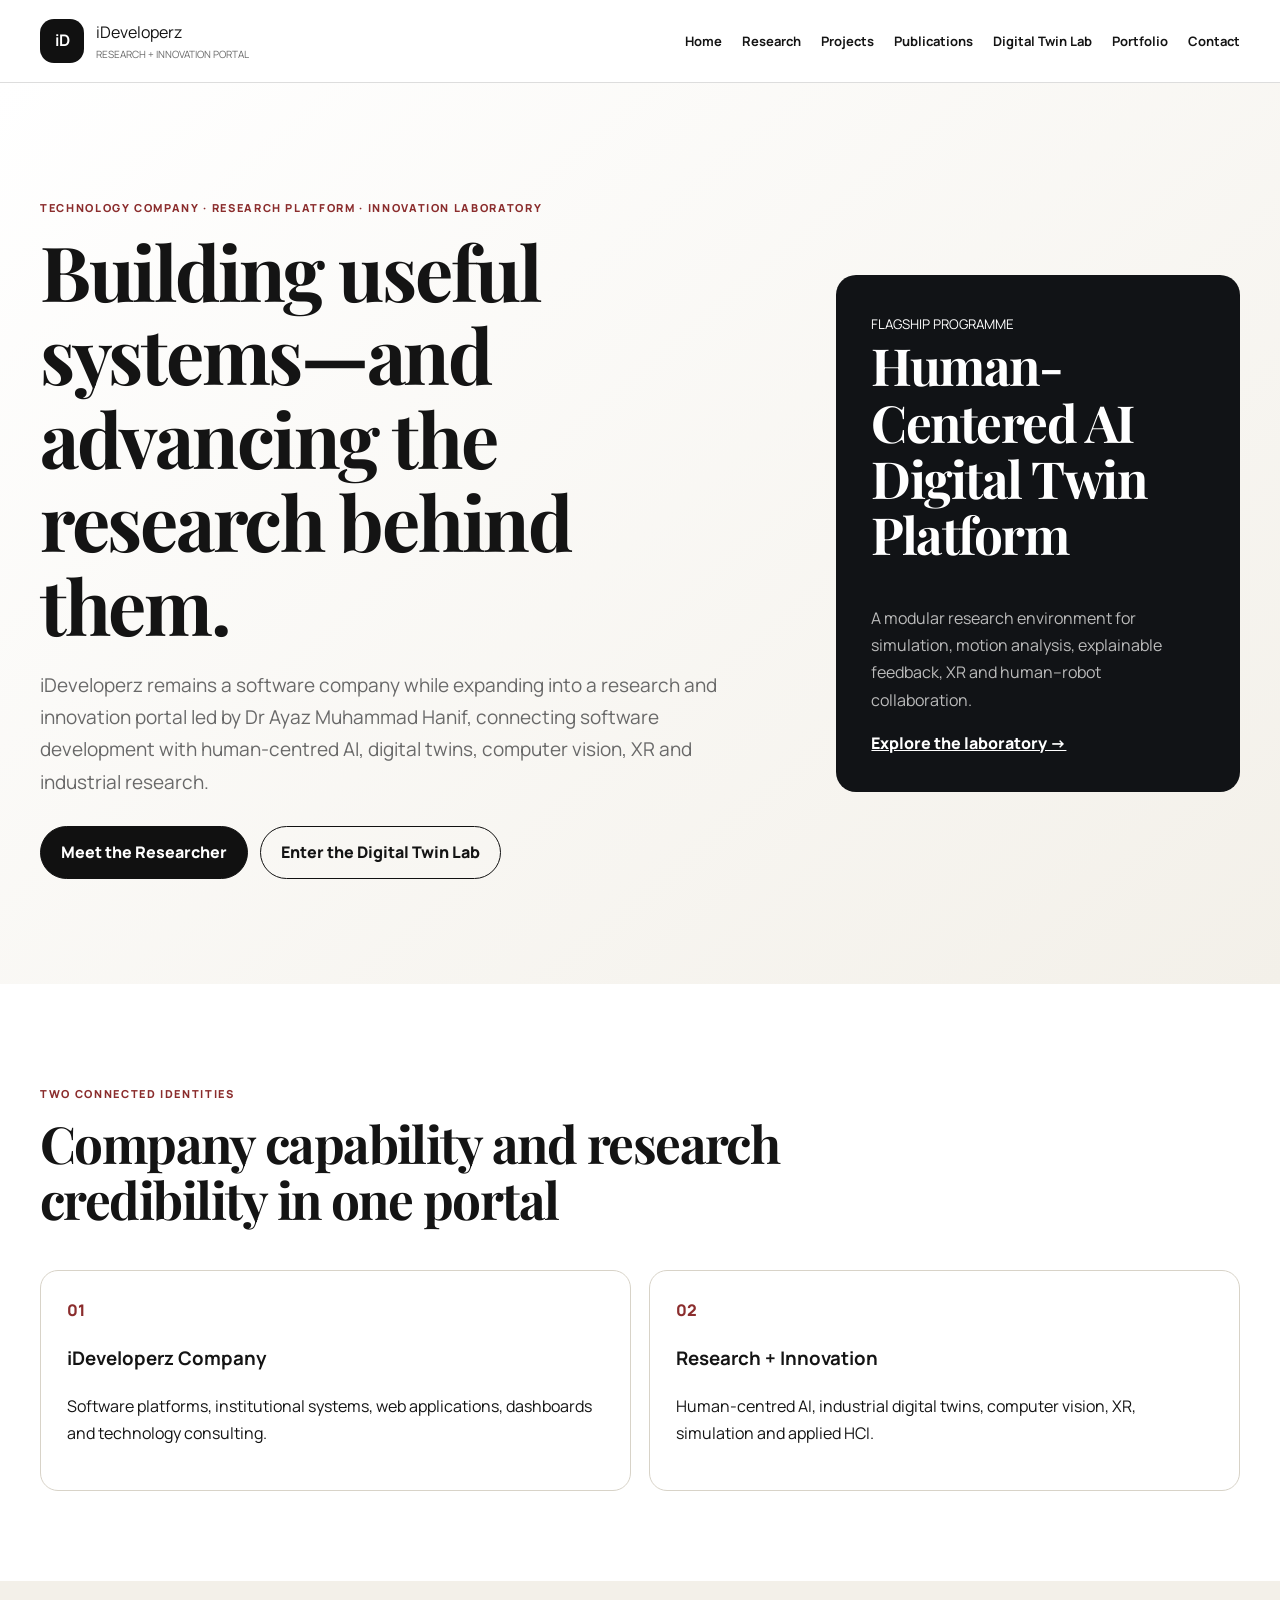
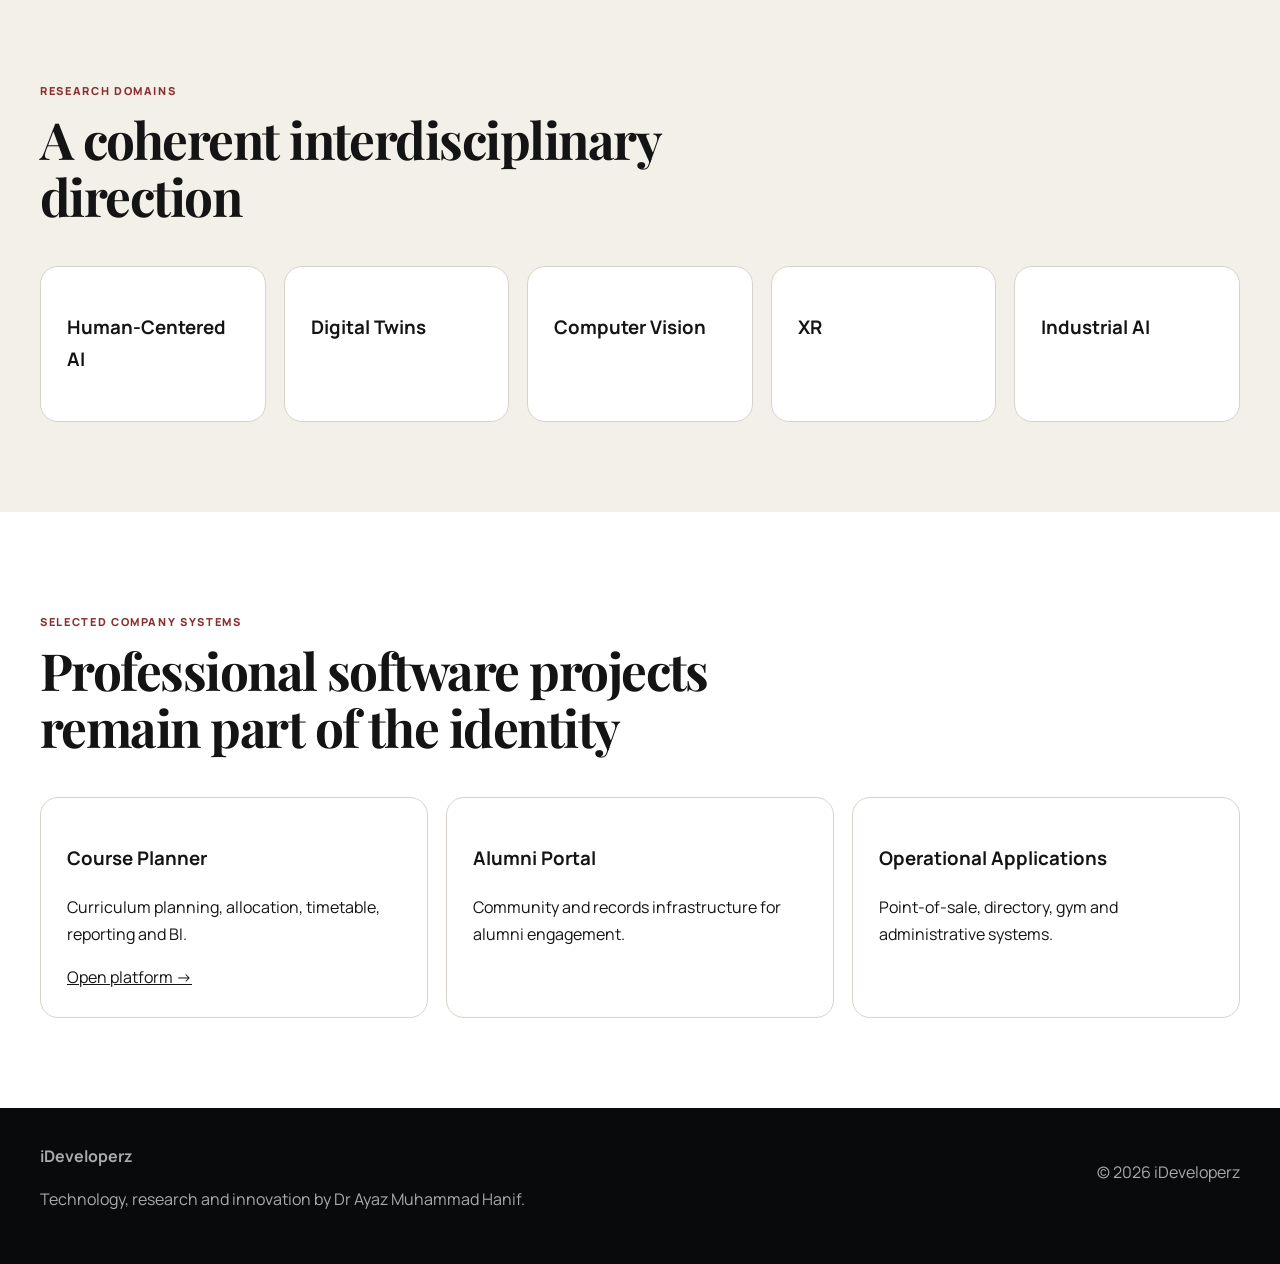
<file: index.html>
<!doctype html><html lang="en"><head><meta charset="utf-8"><meta name="viewport" content="width=device-width,initial-scale=1"><meta name="description" content="iDeveloperz connects software systems with human-centred AI, digital twins, computer vision, XR and industrial research."><link rel="canonical" href="https://www.ideveloperz.com/"><meta property="og:title" content="iDeveloperz | Research + Innovation Portal"><meta property="og:description" content="Software, research and innovation led by Dr Ayaz Muhammad Hanif."><meta property="og:type" content="website"><meta property="og:url" content="https://www.ideveloperz.com/"><title>iDeveloperz | Research + Innovation Portal</title><link rel="preconnect" href="https://fonts.googleapis.com"><link rel="preconnect" href="https://fonts.gstatic.com" crossorigin><link href="https://fonts.googleapis.com/css2?family=Manrope:wght@400;600;700;800&family=Playfair+Display:wght@600;700&display=swap" rel="stylesheet"><link rel="stylesheet" href="assets/css/style.css"></head><body>
<header><div class="wrap nav"><a class="brand" href="index.html"><b>iD</b><span>iDeveloperz<small>Research + Innovation Portal</small></span></a><button id="menu">Menu</button><nav>
<a href="index.html">Home</a><a href="research.html">Research</a><a href="projects.html">Projects</a><a href="publications.html">Publications</a><a href="digital-twin-lab.html">Digital Twin Lab</a><a href="portfolio.html">Portfolio</a><a href="contact.html">Contact</a>
</nav></div></header>
<main>
<section class="hero"><div class="wrap grid2"><div><p class="eyebrow">Technology Company · Research Platform · Innovation Laboratory</p><h1>Building useful systems—and advancing the research behind them.</h1><p class="lead">iDeveloperz remains a software company while expanding into a research and innovation portal led by Dr Ayaz Muhammad Hanif, connecting software development with human-centred AI, digital twins, computer vision, XR and industrial research.</p><div class="actions"><a class="btn dark" href="research.html">Meet the Researcher</a><a class="btn" href="digital-twin-lab.html">Enter the Digital Twin Lab</a></div></div><aside class="darkcard"><small>FLAGSHIP PROGRAMME</small><h2>Human-Centered AI Digital Twin Platform</h2><p>A modular research environment for simulation, motion analysis, explainable feedback, XR and human–robot collaboration.</p><a href="digital-twin-lab.html">Explore the laboratory →</a></aside></div></section>
<section><div class="wrap"><div class="heading"><p class="eyebrow">Two connected identities</p><h2>Company capability and research credibility in one portal</h2></div><div class="cards two"><article><span>01</span><h3>iDeveloperz Company</h3><p>Software platforms, institutional systems, web applications, dashboards and technology consulting.</p></article><article><span>02</span><h3>Research + Innovation</h3><p>Human-centred AI, industrial digital twins, computer vision, XR, simulation and applied HCI.</p></article></div></div></section>
<section class="alt"><div class="wrap"><div class="heading"><p class="eyebrow">Research domains</p><h2>A coherent interdisciplinary direction</h2></div><div class="cards five"><article><h3>Human-Centered AI</h3></article><article><h3>Digital Twins</h3></article><article><h3>Computer Vision</h3></article><article><h3>XR</h3></article><article><h3>Industrial AI</h3></article></div></div></section>
<section><div class="wrap"><div class="heading"><p class="eyebrow">Selected company systems</p><h2>Professional software projects remain part of the identity</h2></div><div class="cards three"><article><h3>Course Planner</h3><p>Curriculum planning, allocation, timetable, reporting and BI.</p><a href="https://ideveloperz.com/course-planner/">Open platform →</a></article><article><h3>Alumni Portal</h3><p>Community and records infrastructure for alumni engagement.</p></article><article><h3>Operational Applications</h3><p>Point-of-sale, directory, gym and administrative systems.</p></article></div></div></section>
</main>
<footer><div class="wrap foot"><div><b>iDeveloperz</b><p>Technology, research and innovation by Dr Ayaz Muhammad Hanif.</p></div><p>© <span id="year"></span> iDeveloperz</p></div></footer><script src="assets/js/script.js"></script>
<script type="application/ld+json">{"@context":"https://schema.org","@type":"Organization","name":"iDeveloperz","url":"https://www.ideveloperz.com/","founder":{"@type":"Person","name":"Dr Ayaz Muhammad Hanif"},"sameAs":["https://github.com/Dr-AMH","https://scholar.google.com/citations?user=HZ_1qcAAAAJ"]}</script></body></html>
</file>
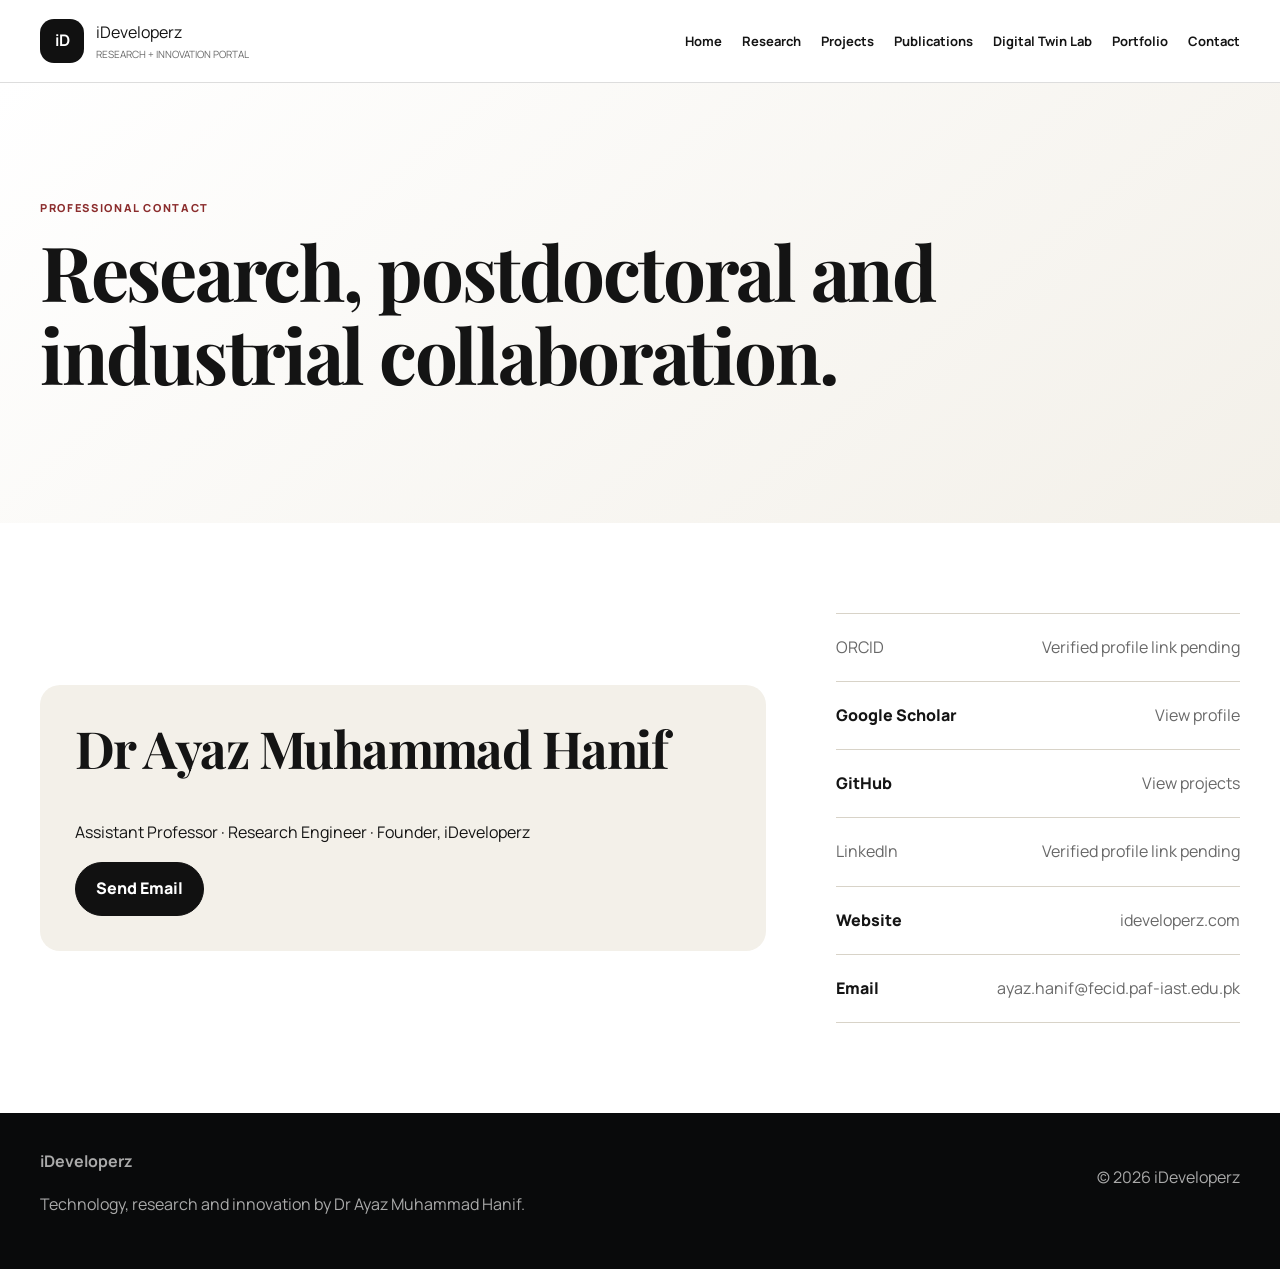
<file: contact.html>
<!doctype html><html lang="en"><head><meta charset="utf-8"><meta name="viewport" content="width=device-width,initial-scale=1"><meta name="description" content="Contact Dr Ayaz Muhammad Hanif for research, postdoctoral and industrial collaboration."><link rel="canonical" href="https://www.ideveloperz.com/contact.html"><meta property="og:title" content="Contact | iDeveloperz"><meta property="og:description" content="Research, postdoctoral and industrial collaboration."><meta property="og:type" content="website"><meta property="og:url" content="https://www.ideveloperz.com/contact.html"><title>Contact | iDeveloperz</title><link rel="preconnect" href="https://fonts.googleapis.com"><link rel="preconnect" href="https://fonts.gstatic.com" crossorigin><link href="https://fonts.googleapis.com/css2?family=Manrope:wght@400;600;700;800&family=Playfair+Display:wght@600;700&display=swap" rel="stylesheet"><link rel="stylesheet" href="assets/css/style.css"></head><body>
<header><div class="wrap nav"><a class="brand" href="index.html"><b>iD</b><span>iDeveloperz<small>Research + Innovation Portal</small></span></a><button id="menu">Menu</button><nav>
<a href="index.html">Home</a><a href="research.html">Research</a><a href="projects.html">Projects</a><a href="publications.html">Publications</a><a href="digital-twin-lab.html">Digital Twin Lab</a><a href="portfolio.html">Portfolio</a><a href="contact.html">Contact</a>
</nav></div></header>
<main>
<section class="pagehero"><div class="wrap"><p class="eyebrow">Professional contact</p><h1>Research, postdoctoral and industrial collaboration.</h1></div></section>
<section><div class="wrap split"><div class="contactbox"><h2>Dr Ayaz Muhammad Hanif</h2><p>Assistant Professor · Research Engineer · Founder, iDeveloperz</p><a class="btn dark" href="mailto:ayaz.hanif@fecid.paf-iast.edu.pk">Send Email</a></div><div class="links"><span class="link-placeholder">ORCID <span>Verified profile link pending</span></span><a href="https://scholar.google.com/citations?user=HZ_1qcAAAAJ">Google Scholar <span>View profile</span></a><a href="https://github.com/Dr-AMH">GitHub <span>View projects</span></a><span class="link-placeholder">LinkedIn <span>Verified profile link pending</span></span><a href="https://ideveloperz.com/">Website <span>ideveloperz.com</span></a><a href="mailto:ayaz.hanif@fecid.paf-iast.edu.pk">Email <span>ayaz.hanif@fecid.paf-iast.edu.pk</span></a></div></div></section>
</main>
<footer><div class="wrap foot"><div><b>iDeveloperz</b><p>Technology, research and innovation by Dr Ayaz Muhammad Hanif.</p></div><p>© <span id="year"></span> iDeveloperz</p></div></footer><script src="assets/js/script.js"></script>
</body></html>
</file>
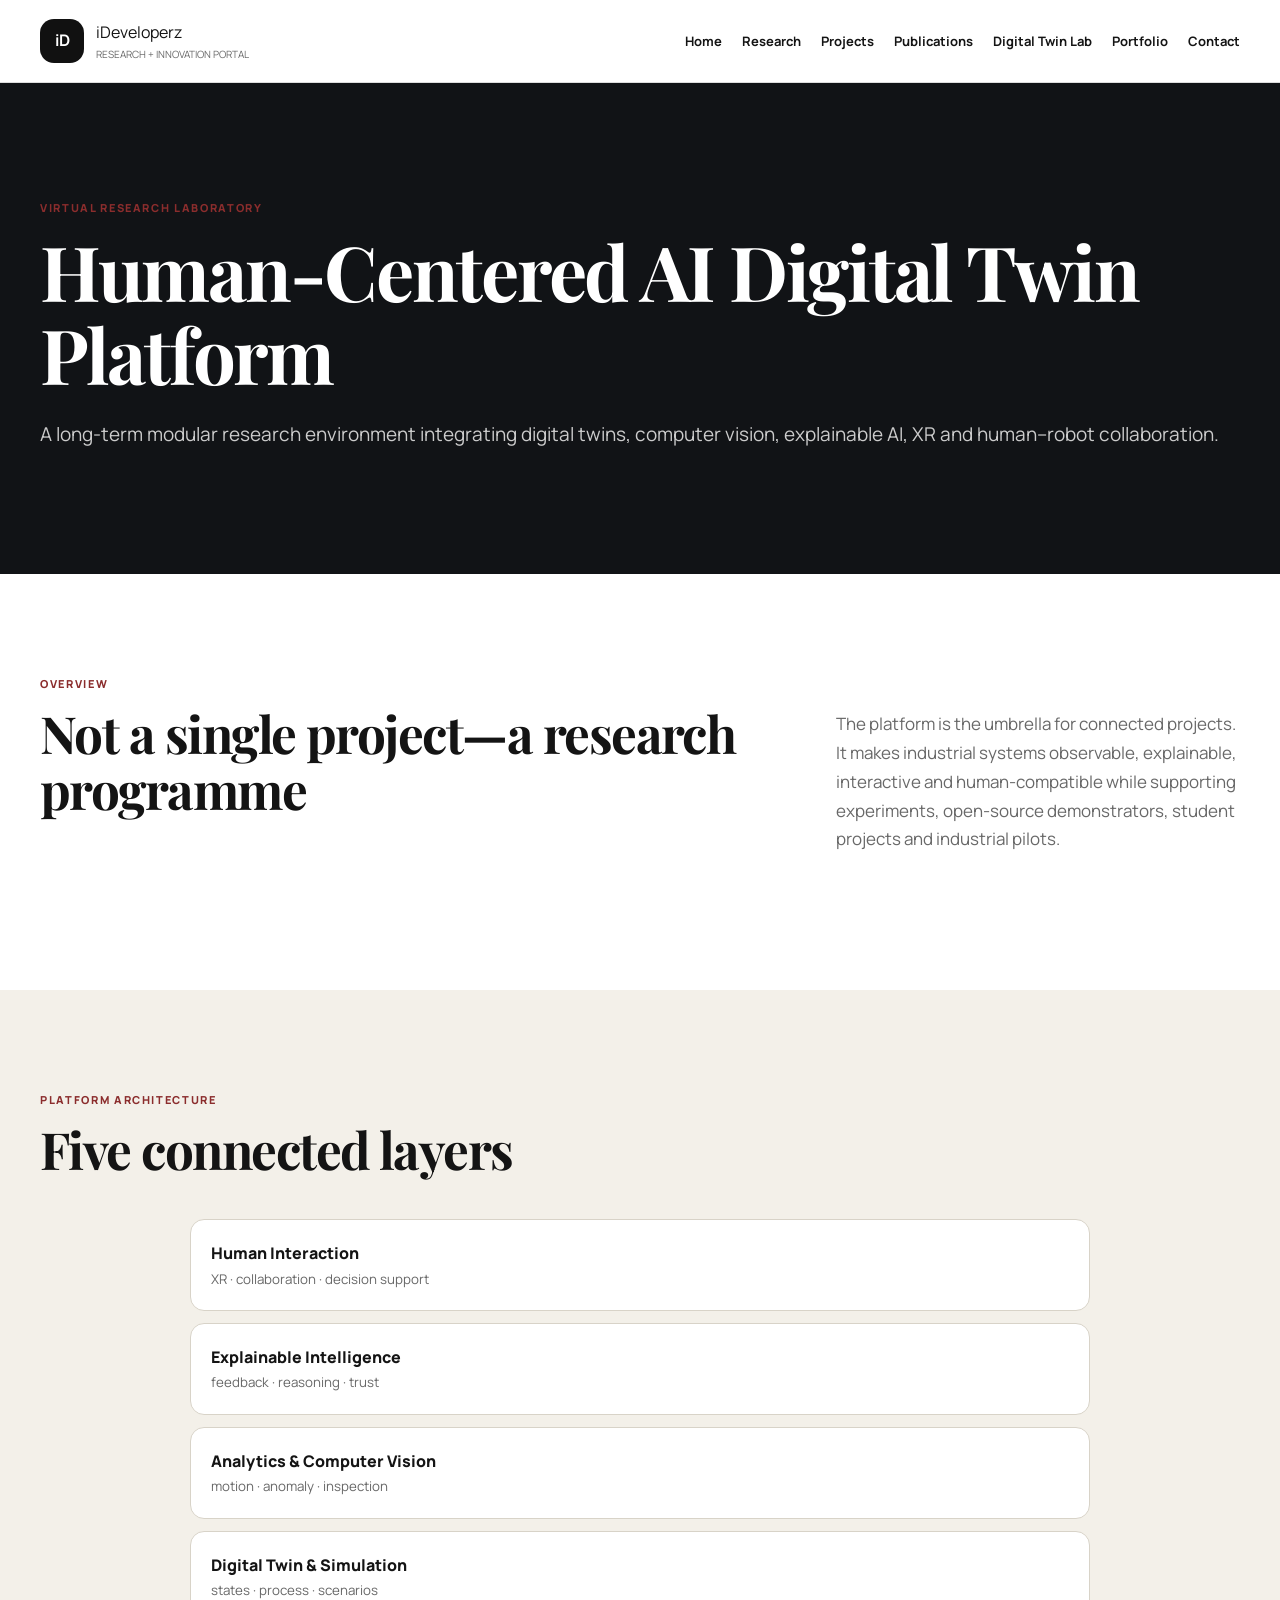
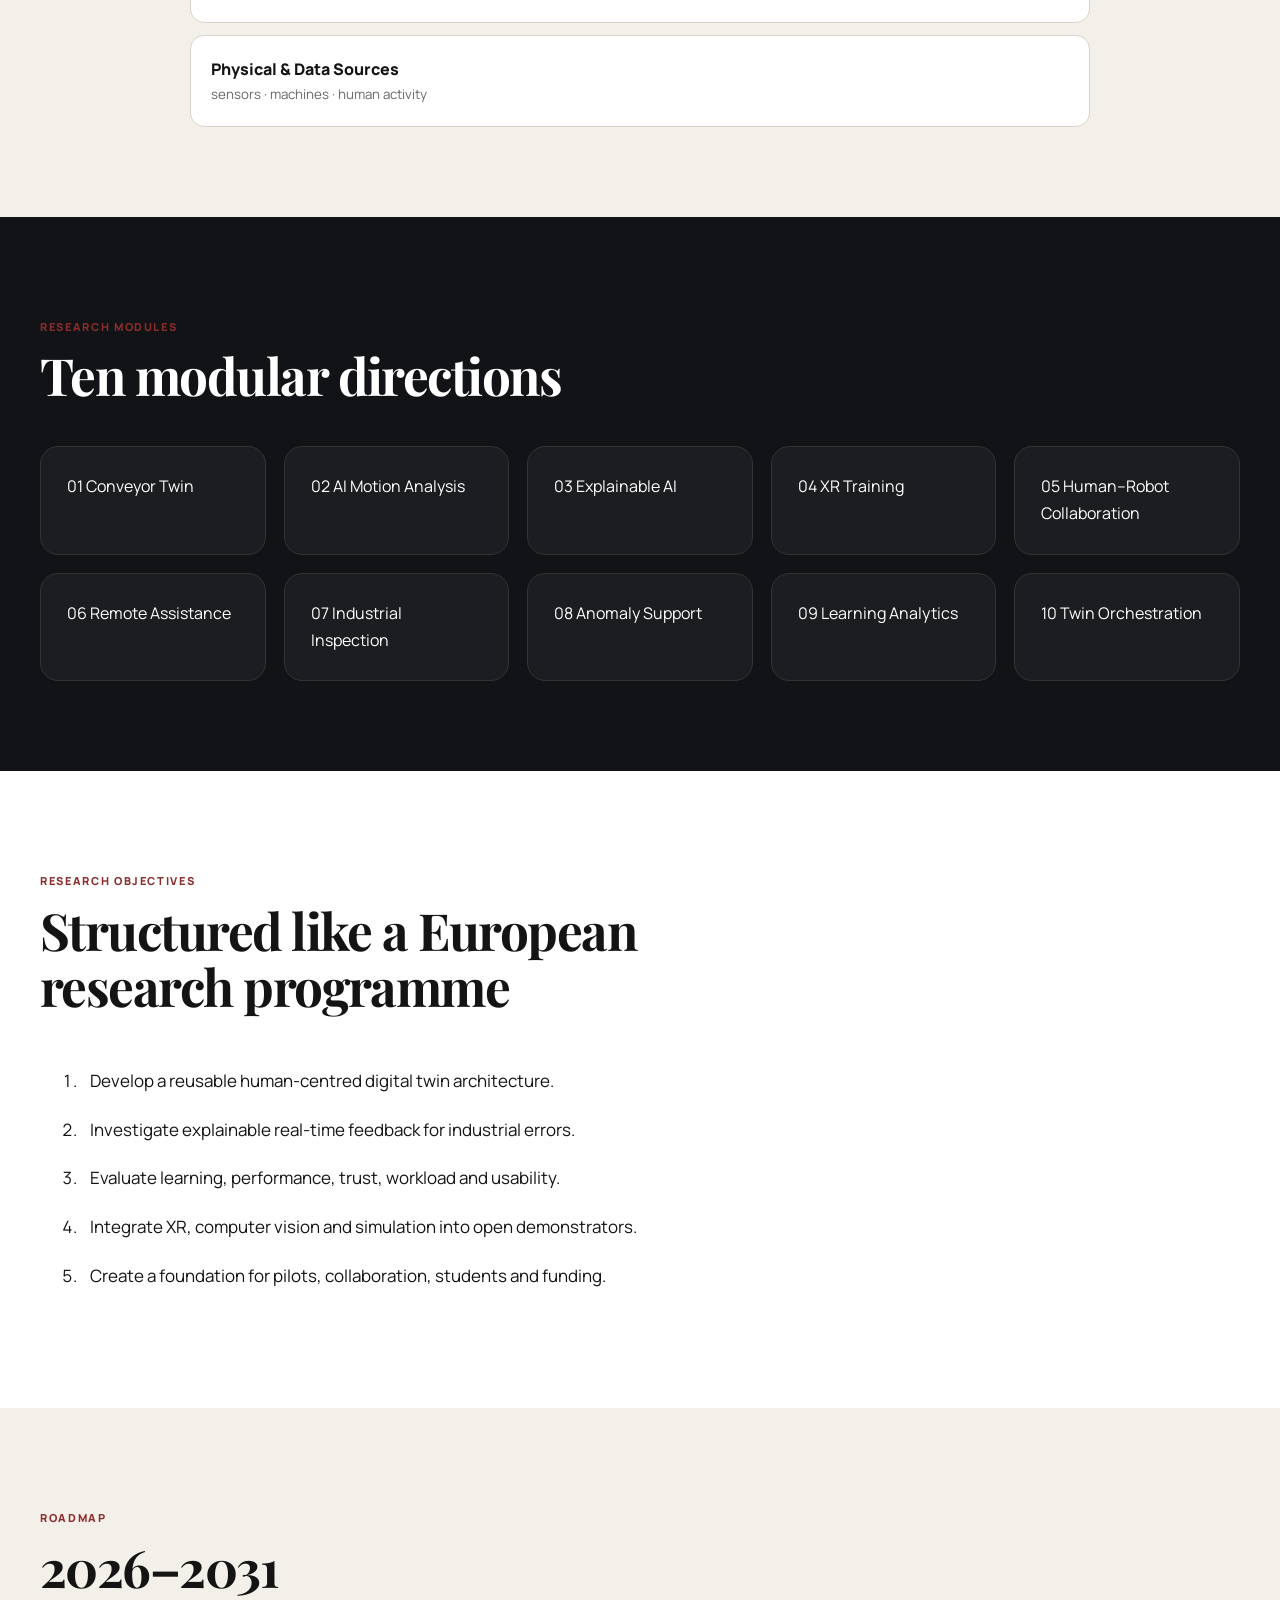
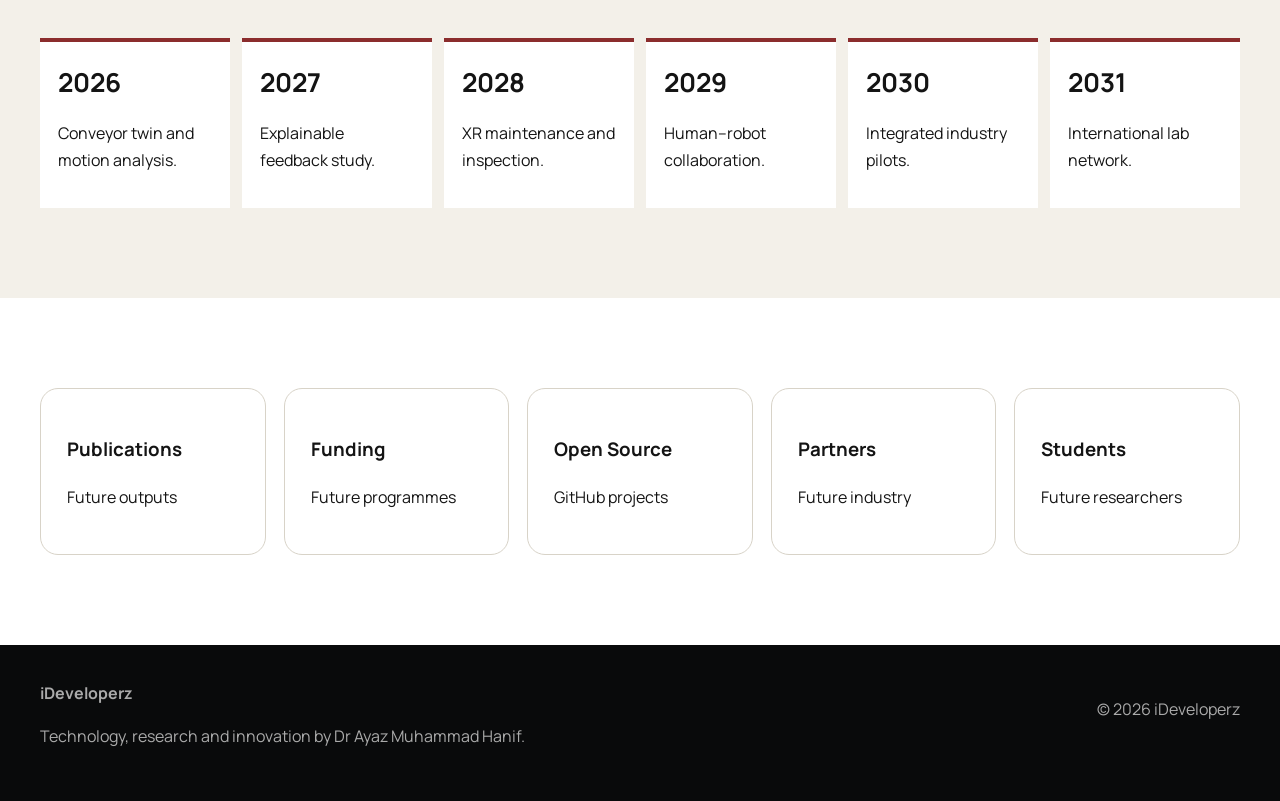
<file: digital-twin-lab.html>
<!doctype html><html lang="en"><head><meta charset="utf-8"><meta name="viewport" content="width=device-width,initial-scale=1"><meta name="description" content="Human-Centered AI Digital Twin Platform integrating simulation, computer vision, explainable AI, XR and human–robot collaboration."><link rel="canonical" href="https://www.ideveloperz.com/digital-twin-lab.html"><meta property="og:title" content="Digital Twin Lab | iDeveloperz"><meta property="og:description" content="A modular Human-Centered AI Digital Twin research programme."><meta property="og:type" content="website"><meta property="og:url" content="https://www.ideveloperz.com/digital-twin-lab.html"><title>Digital Twin Lab | iDeveloperz</title><link rel="preconnect" href="https://fonts.googleapis.com"><link rel="preconnect" href="https://fonts.gstatic.com" crossorigin><link href="https://fonts.googleapis.com/css2?family=Manrope:wght@400;600;700;800&family=Playfair+Display:wght@600;700&display=swap" rel="stylesheet"><link rel="stylesheet" href="assets/css/style.css"></head><body>
<header><div class="wrap nav"><a class="brand" href="index.html"><b>iD</b><span>iDeveloperz<small>Research + Innovation Portal</small></span></a><button id="menu">Menu</button><nav>
<a href="index.html">Home</a><a href="research.html">Research</a><a href="projects.html">Projects</a><a href="publications.html">Publications</a><a href="digital-twin-lab.html">Digital Twin Lab</a><a href="portfolio.html">Portfolio</a><a href="contact.html">Contact</a>
</nav></div></header>
<main>
<section class="labhero"><div class="wrap"><p class="eyebrow">Virtual Research Laboratory</p><h1>Human-Centered AI Digital Twin Platform</h1><p class="lead">A long-term modular research environment integrating digital twins, computer vision, explainable AI, XR and human–robot collaboration.</p></div></section>
<section><div class="wrap split"><div class="heading"><p class="eyebrow">Overview</p><h2>Not a single project—a research programme</h2></div><div class="prose"><p>The platform is the umbrella for connected projects. It makes industrial systems observable, explainable, interactive and human-compatible while supporting experiments, open-source demonstrators, student projects and industrial pilots.</p></div></div></section>
<section class="alt"><div class="wrap"><div class="heading"><p class="eyebrow">Platform architecture</p><h2>Five connected layers</h2></div><div class="architecture"><div>Human Interaction <small>XR · collaboration · decision support</small></div><div>Explainable Intelligence <small>feedback · reasoning · trust</small></div><div>Analytics & Computer Vision <small>motion · anomaly · inspection</small></div><div>Digital Twin & Simulation <small>states · process · scenarios</small></div><div>Physical & Data Sources <small>sensors · machines · human activity</small></div></div></div></section>
<section class="darksec"><div class="wrap"><div class="heading"><p class="eyebrow">Research modules</p><h2>Ten modular directions</h2></div><div class="cards five modules"><article>01 Conveyor Twin</article><article>02 AI Motion Analysis</article><article>03 Explainable AI</article><article>04 XR Training</article><article>05 Human–Robot Collaboration</article><article>06 Remote Assistance</article><article>07 Industrial Inspection</article><article>08 Anomaly Support</article><article>09 Learning Analytics</article><article>10 Twin Orchestration</article></div></div></section>
<section><div class="wrap"><div class="heading"><p class="eyebrow">Research objectives</p><h2>Structured like a European research programme</h2></div><ol class="objectives"><li>Develop a reusable human-centred digital twin architecture.</li><li>Investigate explainable real-time feedback for industrial errors.</li><li>Evaluate learning, performance, trust, workload and usability.</li><li>Integrate XR, computer vision and simulation into open demonstrators.</li><li>Create a foundation for pilots, collaboration, students and funding.</li></ol></div></section>
<section class="alt"><div class="wrap"><div class="heading"><p class="eyebrow">Roadmap</p><h2>2026–2031</h2></div><div class="timeline"><article><b>2026</b><p>Conveyor twin and motion analysis.</p></article><article><b>2027</b><p>Explainable feedback study.</p></article><article><b>2028</b><p>XR maintenance and inspection.</p></article><article><b>2029</b><p>Human–robot collaboration.</p></article><article><b>2030</b><p>Integrated industry pilots.</p></article><article><b>2031</b><p>International lab network.</p></article></div></div></section>
<section><div class="wrap cards five"><article><h3>Publications</h3><p>Future outputs</p></article><article><h3>Funding</h3><p>Future programmes</p></article><article><h3>Open Source</h3><p>GitHub projects</p></article><article><h3>Partners</h3><p>Future industry</p></article><article><h3>Students</h3><p>Future researchers</p></article></div></section>
</main>
<footer><div class="wrap foot"><div><b>iDeveloperz</b><p>Technology, research and innovation by Dr Ayaz Muhammad Hanif.</p></div><p>© <span id="year"></span> iDeveloperz</p></div></footer><script src="assets/js/script.js"></script>
</body></html>
</file>
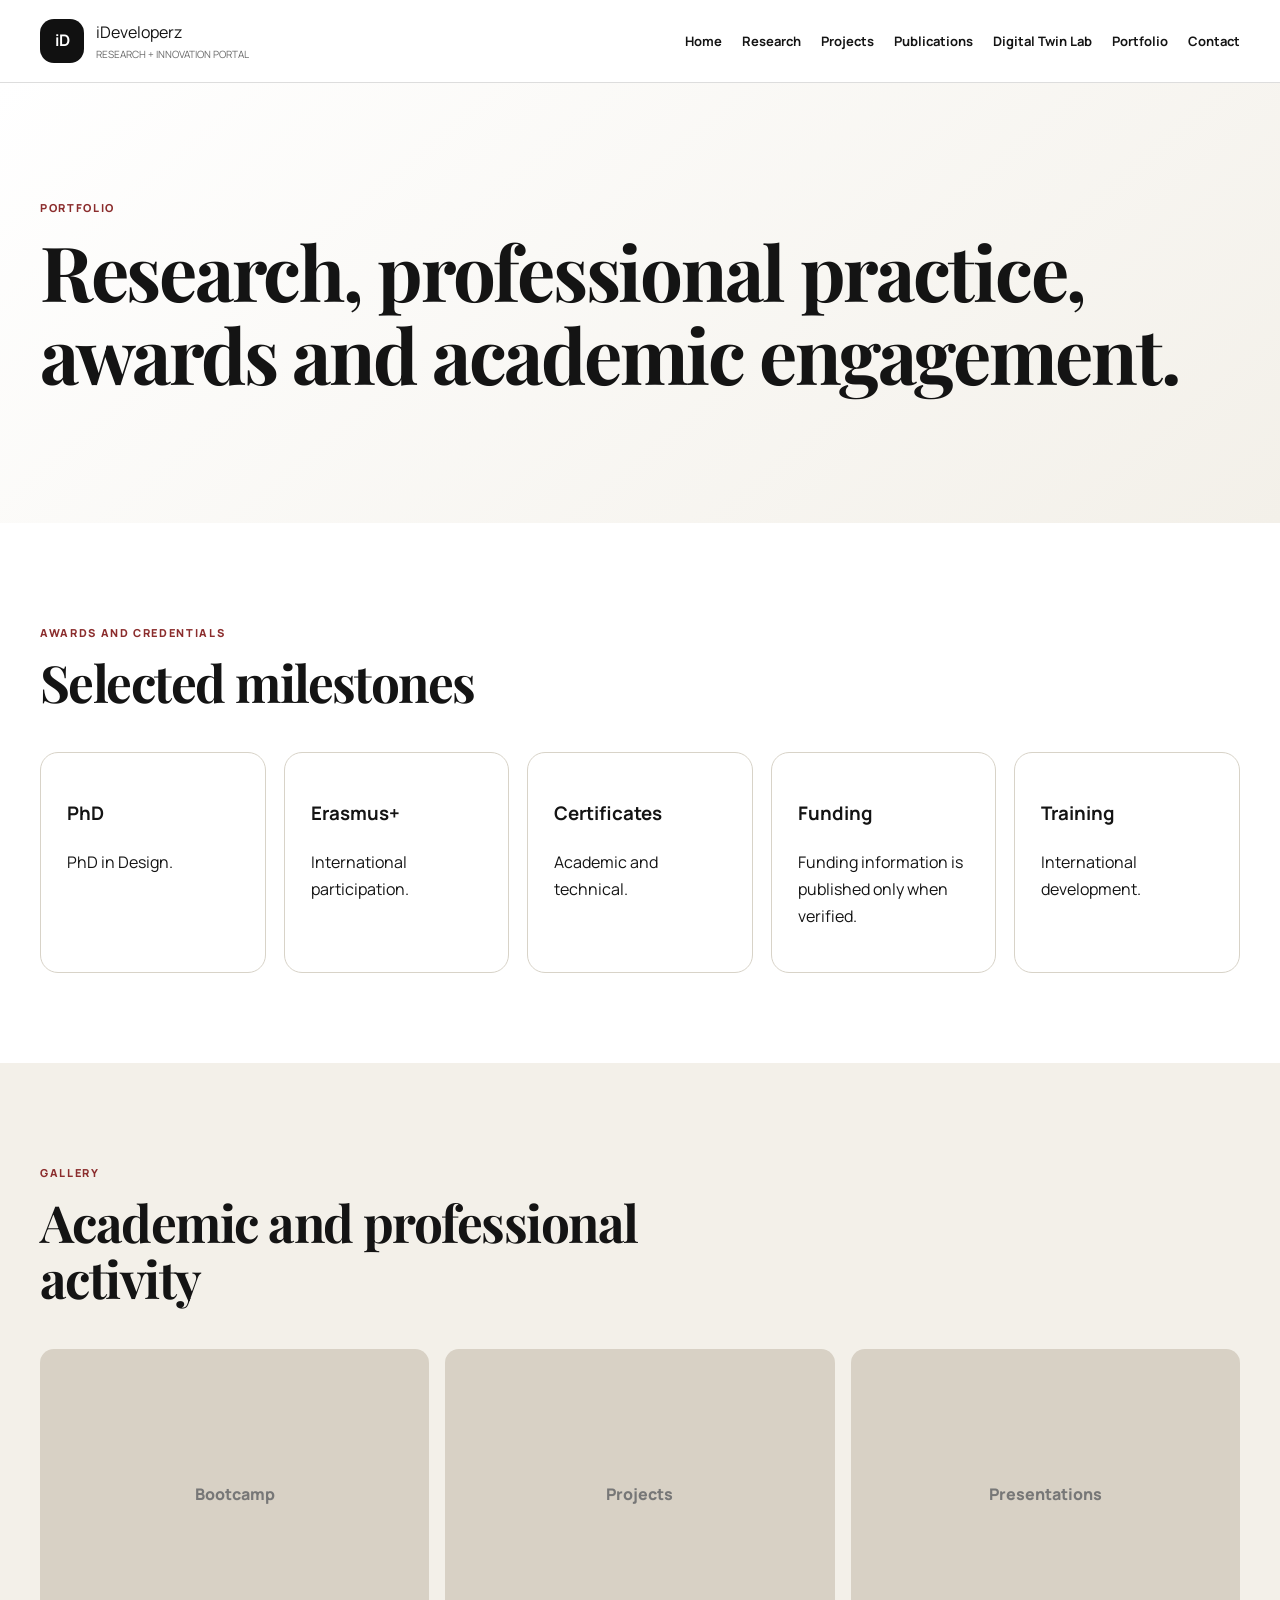
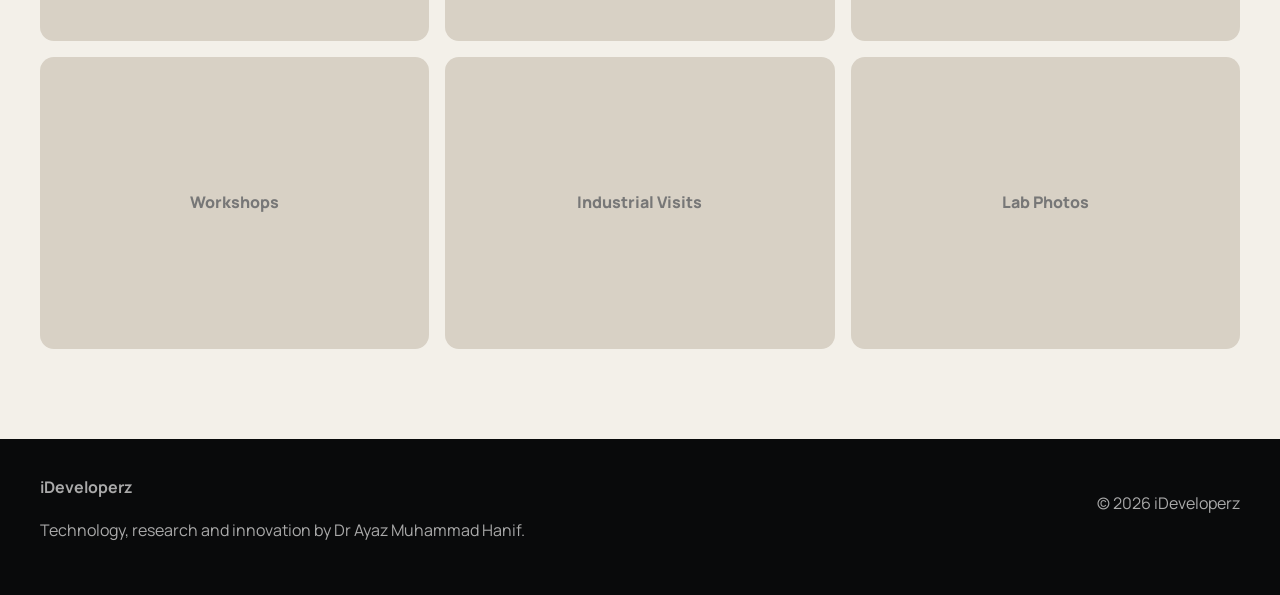
<file: portfolio.html>
<!doctype html><html lang="en"><head><meta charset="utf-8"><meta name="viewport" content="width=device-width,initial-scale=1"><meta name="description" content="Research, professional practice, awards and academic engagement from iDeveloperz."><link rel="canonical" href="https://www.ideveloperz.com/portfolio.html"><meta property="og:title" content="Portfolio | iDeveloperz"><meta property="og:description" content="Research, professional practice, awards and academic engagement."><meta property="og:type" content="website"><meta property="og:url" content="https://www.ideveloperz.com/portfolio.html"><title>Portfolio | iDeveloperz</title><link rel="preconnect" href="https://fonts.googleapis.com"><link rel="preconnect" href="https://fonts.gstatic.com" crossorigin><link href="https://fonts.googleapis.com/css2?family=Manrope:wght@400;600;700;800&family=Playfair+Display:wght@600;700&display=swap" rel="stylesheet"><link rel="stylesheet" href="assets/css/style.css"></head><body>
<header><div class="wrap nav"><a class="brand" href="index.html"><b>iD</b><span>iDeveloperz<small>Research + Innovation Portal</small></span></a><button id="menu">Menu</button><nav>
<a href="index.html">Home</a><a href="research.html">Research</a><a href="projects.html">Projects</a><a href="publications.html">Publications</a><a href="digital-twin-lab.html">Digital Twin Lab</a><a href="portfolio.html">Portfolio</a><a href="contact.html">Contact</a>
</nav></div></header>
<main>
<section class="pagehero"><div class="wrap"><p class="eyebrow">Portfolio</p><h1>Research, professional practice, awards and academic engagement.</h1></div></section>
<section><div class="wrap"><div class="heading"><p class="eyebrow">Awards and credentials</p><h2>Selected milestones</h2></div><div class="cards five"><article><h3>PhD</h3><p>PhD in Design.</p></article><article><h3>Erasmus+</h3><p>International participation.</p></article><article><h3>Certificates</h3><p>Academic and technical.</p></article><article><h3>Funding</h3><p>Funding information is published only when verified.</p></article><article><h3>Training</h3><p>International development.</p></article></div></div></section>
<section class="alt"><div class="wrap"><div class="heading"><p class="eyebrow">Gallery</p><h2>Academic and professional activity</h2></div><div class="gallery"><div>Bootcamp</div><div>Projects</div><div>Presentations</div><div>Workshops</div><div>Industrial Visits</div><div>Lab Photos</div></div></div></section>
</main>
<footer><div class="wrap foot"><div><b>iDeveloperz</b><p>Technology, research and innovation by Dr Ayaz Muhammad Hanif.</p></div><p>© <span id="year"></span> iDeveloperz</p></div></footer><script src="assets/js/script.js"></script>
</body></html>
</file>
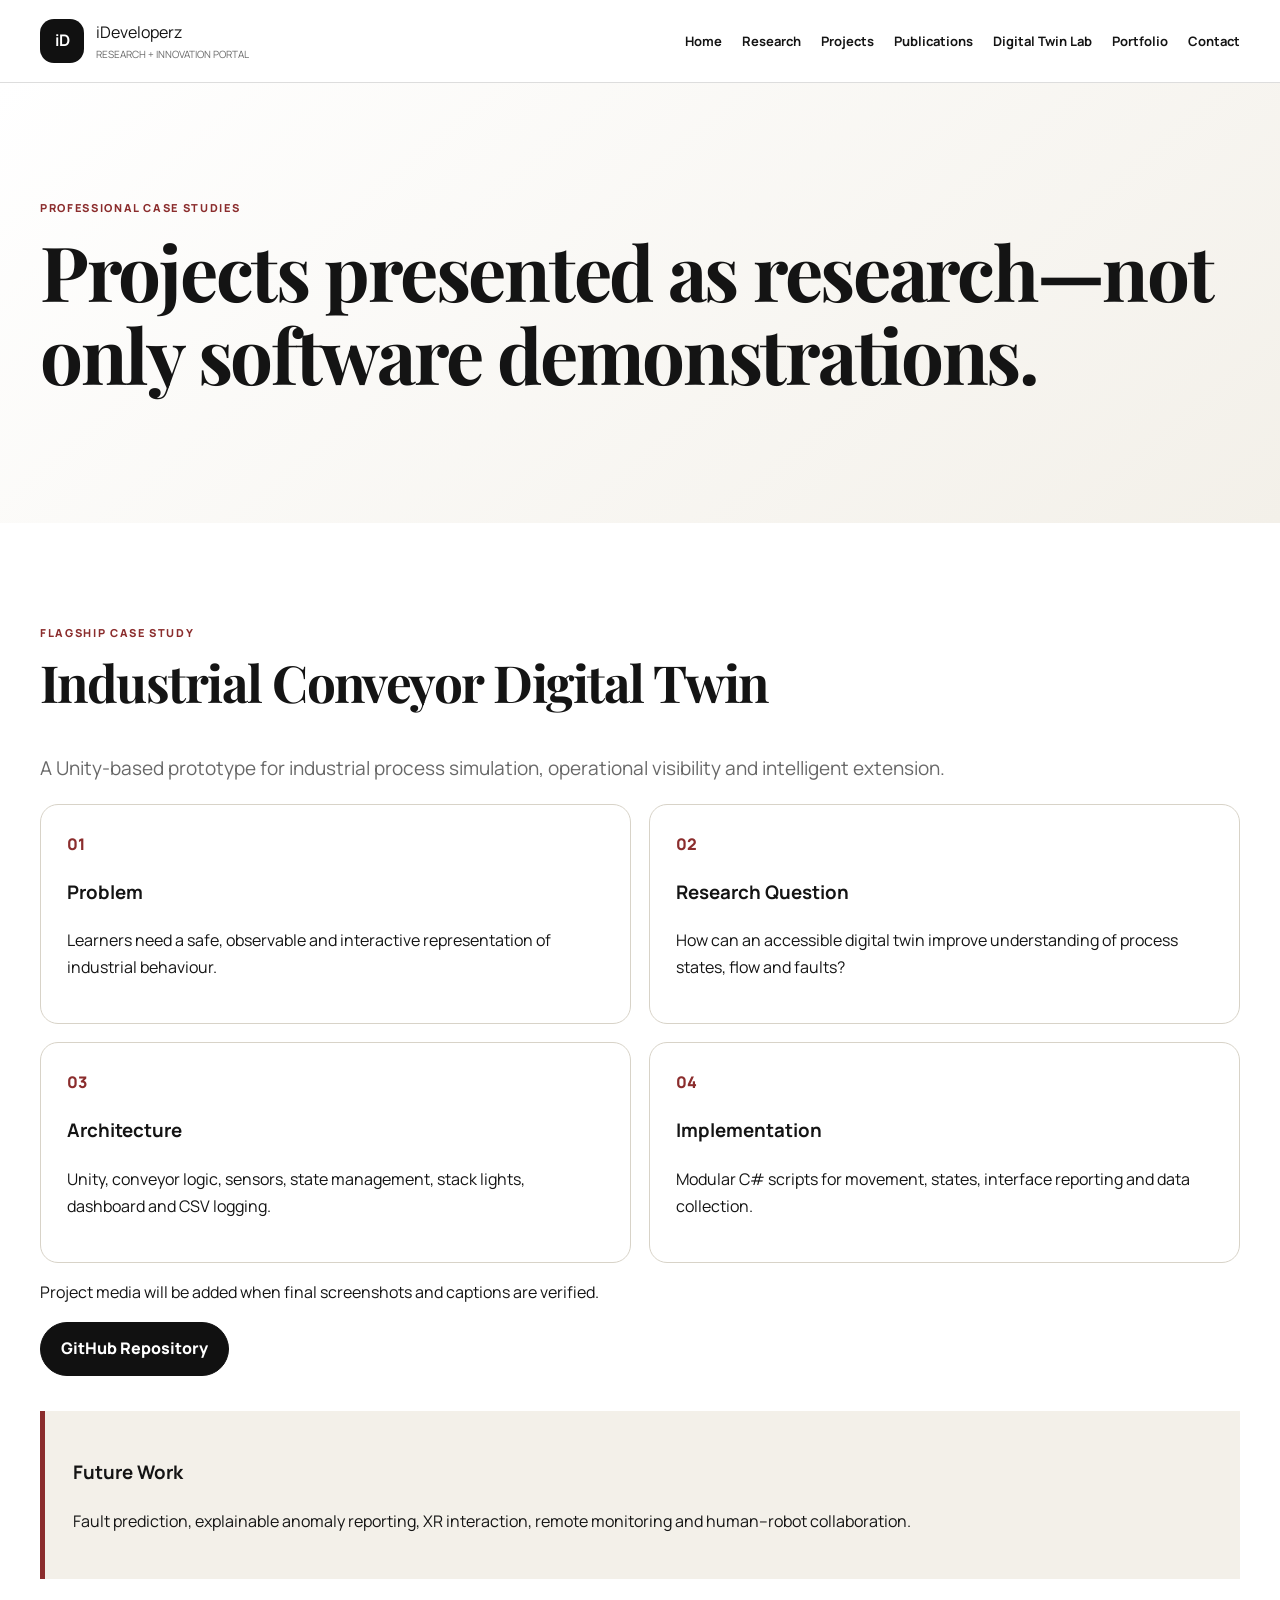
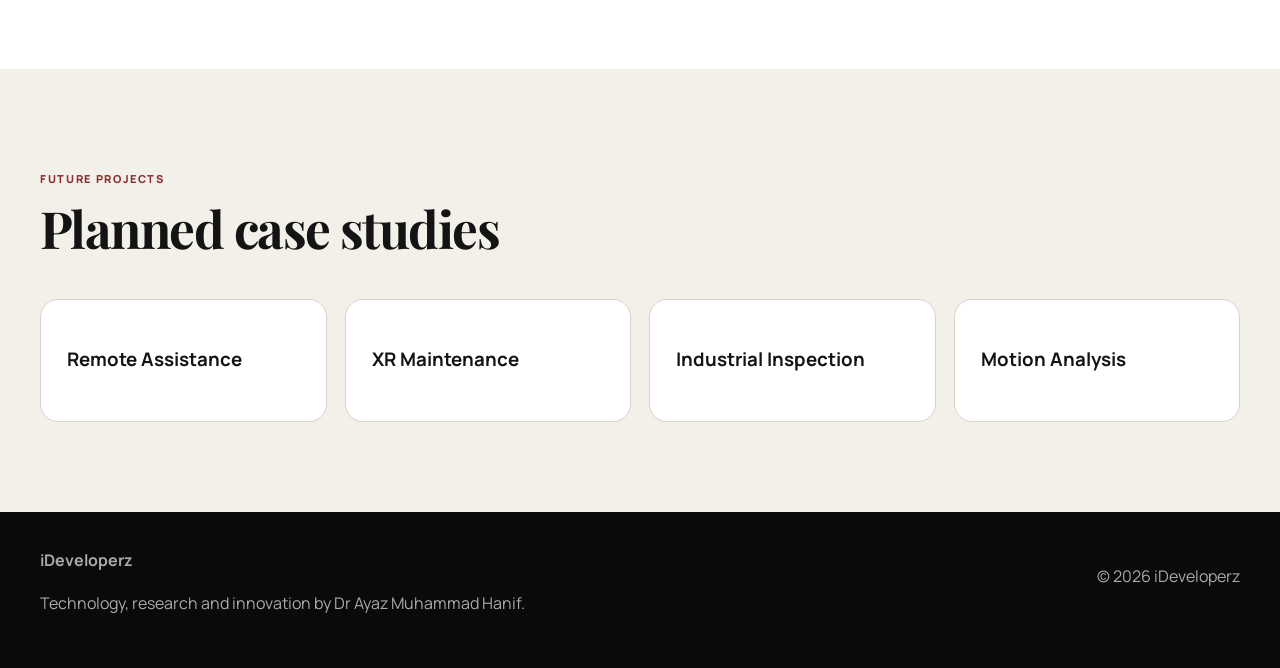
<file: projects.html>
<!doctype html><html lang="en"><head><meta charset="utf-8"><meta name="viewport" content="width=device-width,initial-scale=1"><meta name="description" content="Research-led software and digital twin case studies from iDeveloperz."><link rel="canonical" href="https://www.ideveloperz.com/projects.html"><meta property="og:title" content="Projects | iDeveloperz"><meta property="og:description" content="Research-led software and digital twin case studies."><meta property="og:type" content="website"><meta property="og:url" content="https://www.ideveloperz.com/projects.html"><title>Projects | iDeveloperz</title><link rel="preconnect" href="https://fonts.googleapis.com"><link rel="preconnect" href="https://fonts.gstatic.com" crossorigin><link href="https://fonts.googleapis.com/css2?family=Manrope:wght@400;600;700;800&family=Playfair+Display:wght@600;700&display=swap" rel="stylesheet"><link rel="stylesheet" href="assets/css/style.css"></head><body>
<header><div class="wrap nav"><a class="brand" href="index.html"><b>iD</b><span>iDeveloperz<small>Research + Innovation Portal</small></span></a><button id="menu">Menu</button><nav>
<a href="index.html">Home</a><a href="research.html">Research</a><a href="projects.html">Projects</a><a href="publications.html">Publications</a><a href="digital-twin-lab.html">Digital Twin Lab</a><a href="portfolio.html">Portfolio</a><a href="contact.html">Contact</a>
</nav></div></header>
<main>
<section class="pagehero"><div class="wrap"><p class="eyebrow">Professional case studies</p><h1>Projects presented as research—not only software demonstrations.</h1></div></section>
<section><div class="wrap"><p class="eyebrow">Flagship Case Study</p><h2>Industrial Conveyor Digital Twin</h2><p class="lead">A Unity-based prototype for industrial process simulation, operational visibility and intelligent extension.</p><div class="cards two"><article><span>01</span><h3>Problem</h3><p>Learners need a safe, observable and interactive representation of industrial behaviour.</p></article><article><span>02</span><h3>Research Question</h3><p>How can an accessible digital twin improve understanding of process states, flow and faults?</p></article><article><span>03</span><h3>Architecture</h3><p>Unity, conveyor logic, sensors, state management, stack lights, dashboard and CSV logging.</p></article><article><span>04</span><h3>Implementation</h3><p>Modular C# scripts for movement, states, interface reporting and data collection.</p></article></div><p class="media-note">Project media will be added when final screenshots and captions are verified.</p><a class="btn dark" href="https://github.com/Dr-AMH/IndustrialConveyorDigitalTwin">GitHub Repository</a><div class="future"><h3>Future Work</h3><p>Fault prediction, explainable anomaly reporting, XR interaction, remote monitoring and human–robot collaboration.</p></div></div></section>
<section class="alt"><div class="wrap"><div class="heading"><p class="eyebrow">Future projects</p><h2>Planned case studies</h2></div><div class="cards four"><article><h3>Remote Assistance</h3></article><article><h3>XR Maintenance</h3></article><article><h3>Industrial Inspection</h3></article><article><h3>Motion Analysis</h3></article></div></div></section>
</main>
<footer><div class="wrap foot"><div><b>iDeveloperz</b><p>Technology, research and innovation by Dr Ayaz Muhammad Hanif.</p></div><p>© <span id="year"></span> iDeveloperz</p></div></footer><script src="assets/js/script.js"></script>
</body></html>
</file>
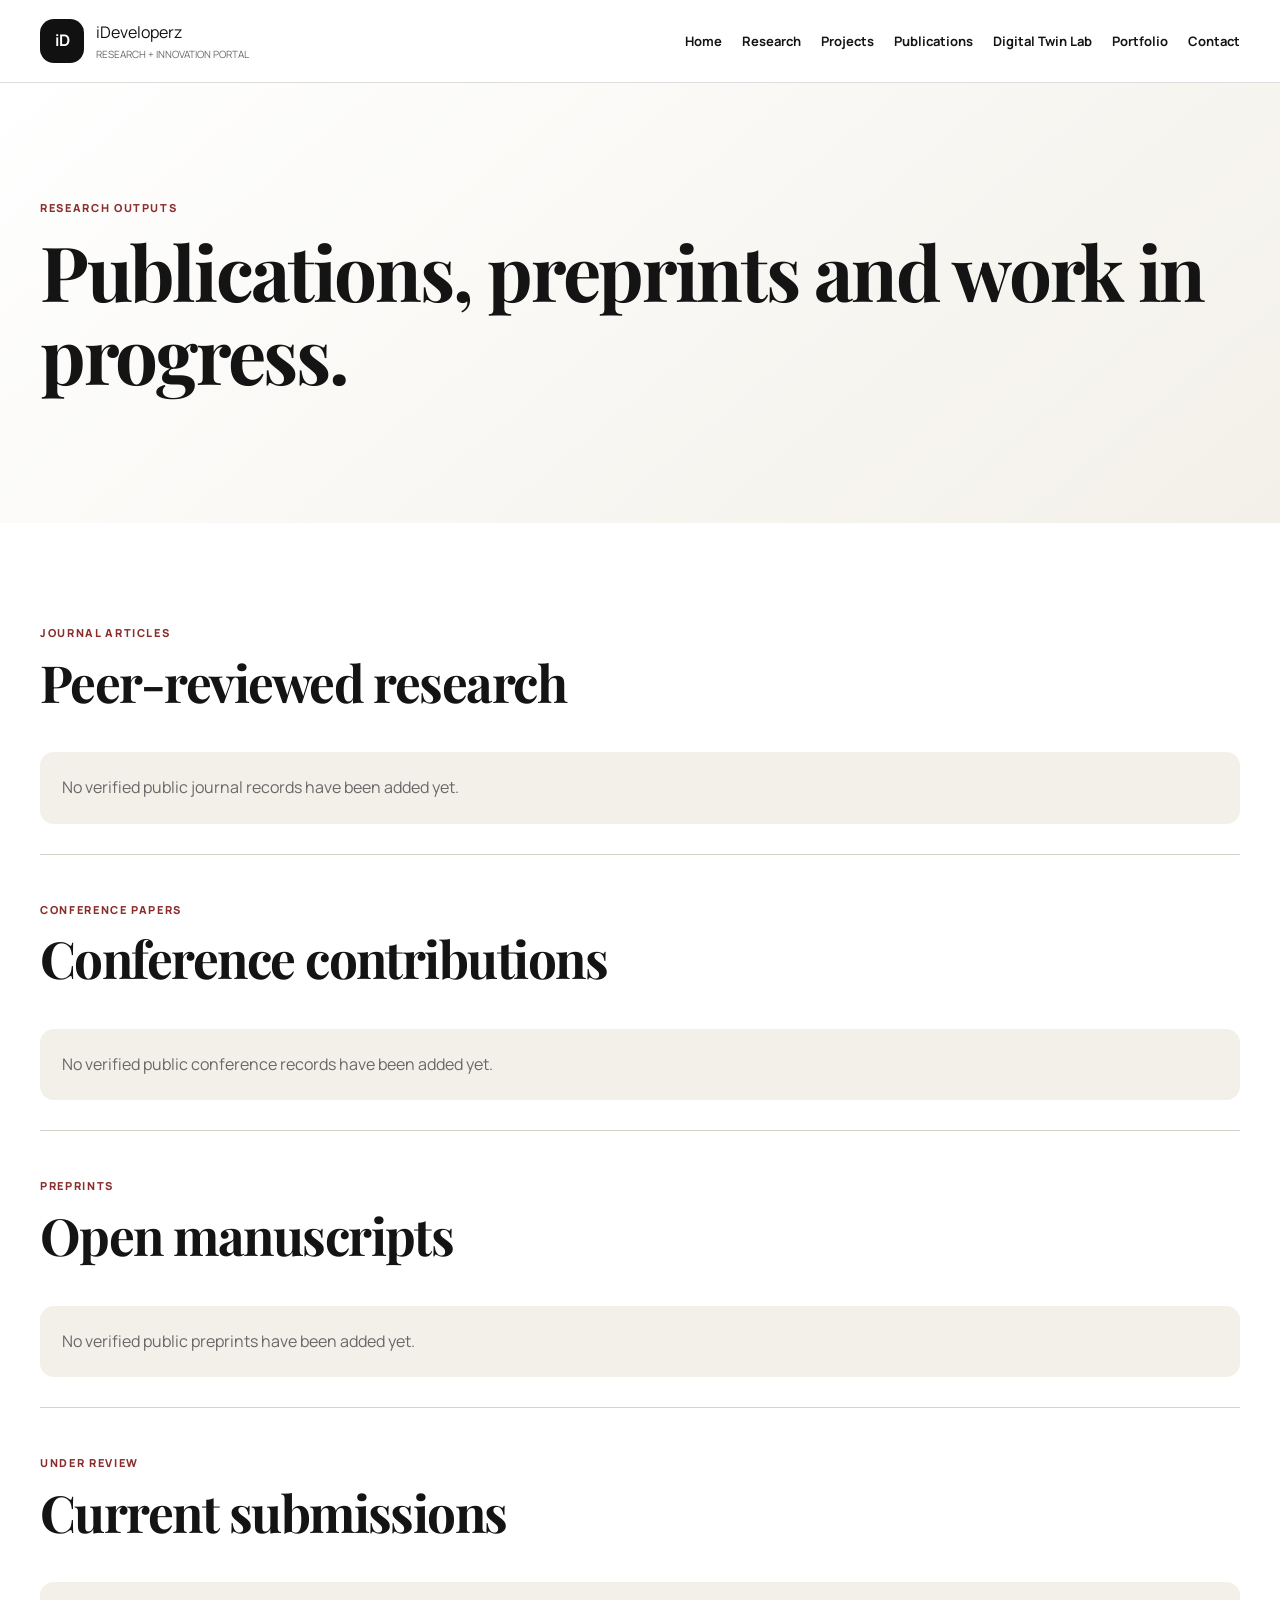
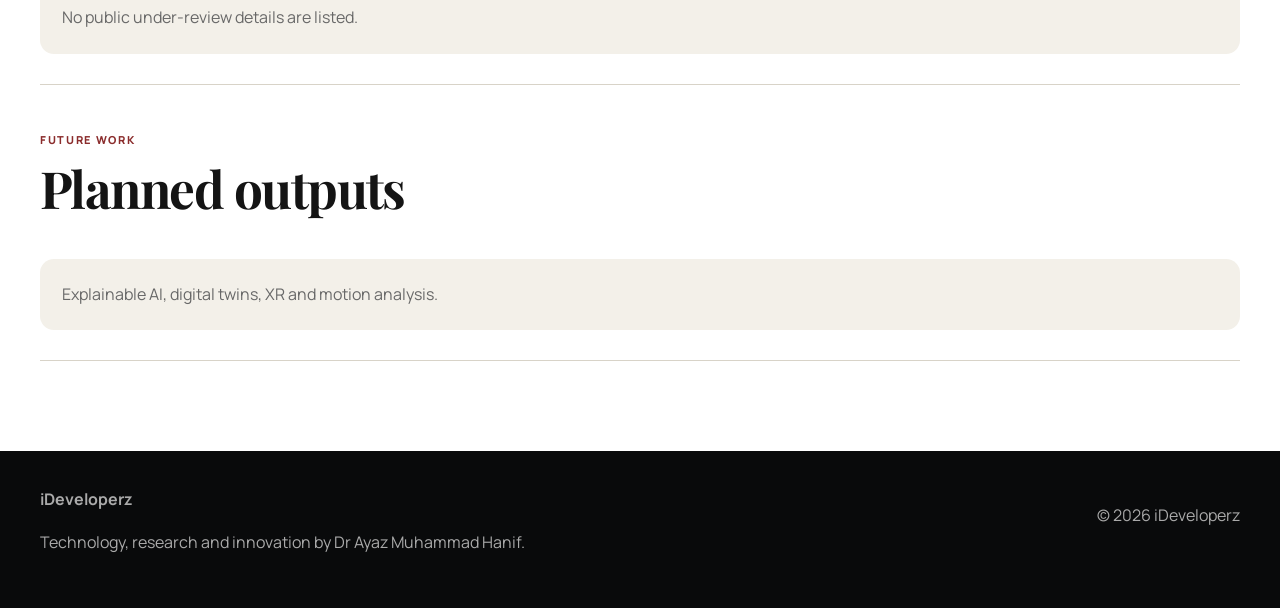
<file: publications.html>
<!doctype html><html lang="en"><head><meta charset="utf-8"><meta name="viewport" content="width=device-width,initial-scale=1"><meta name="description" content="Publications, preprints and research outputs from iDeveloperz and Dr Ayaz Muhammad Hanif."><link rel="canonical" href="https://www.ideveloperz.com/publications.html"><meta property="og:title" content="Publications | iDeveloperz"><meta property="og:description" content="Publications, preprints and research outputs."><meta property="og:type" content="website"><meta property="og:url" content="https://www.ideveloperz.com/publications.html"><title>Publications | iDeveloperz</title><link rel="preconnect" href="https://fonts.googleapis.com"><link rel="preconnect" href="https://fonts.gstatic.com" crossorigin><link href="https://fonts.googleapis.com/css2?family=Manrope:wght@400;600;700;800&family=Playfair+Display:wght@600;700&display=swap" rel="stylesheet"><link rel="stylesheet" href="assets/css/style.css"></head><body>
<header><div class="wrap nav"><a class="brand" href="index.html"><b>iD</b><span>iDeveloperz<small>Research + Innovation Portal</small></span></a><button id="menu">Menu</button><nav>
<a href="index.html">Home</a><a href="research.html">Research</a><a href="projects.html">Projects</a><a href="publications.html">Publications</a><a href="digital-twin-lab.html">Digital Twin Lab</a><a href="portfolio.html">Portfolio</a><a href="contact.html">Contact</a>
</nav></div></header>
<main>
<section class="pagehero"><div class="wrap"><p class="eyebrow">Research outputs</p><h1>Publications, preprints and work in progress.</h1></div></section>
<section><div class="wrap pubgroups"><article><p class="eyebrow">Journal Articles</p><h2>Peer-reviewed research</h2><div class="placeholder">No verified public journal records have been added yet.</div></article><article><p class="eyebrow">Conference Papers</p><h2>Conference contributions</h2><div class="placeholder">No verified public conference records have been added yet.</div></article><article><p class="eyebrow">Preprints</p><h2>Open manuscripts</h2><div class="placeholder">No verified public preprints have been added yet.</div></article><article><p class="eyebrow">Under Review</p><h2>Current submissions</h2><div class="placeholder">No public under-review details are listed.</div></article><article><p class="eyebrow">Future Work</p><h2>Planned outputs</h2><div class="placeholder">Explainable AI, digital twins, XR and motion analysis.</div></article></div></section>
</main>
<footer><div class="wrap foot"><div><b>iDeveloperz</b><p>Technology, research and innovation by Dr Ayaz Muhammad Hanif.</p></div><p>© <span id="year"></span> iDeveloperz</p></div></footer><script src="assets/js/script.js"></script>
</body></html>
</file>
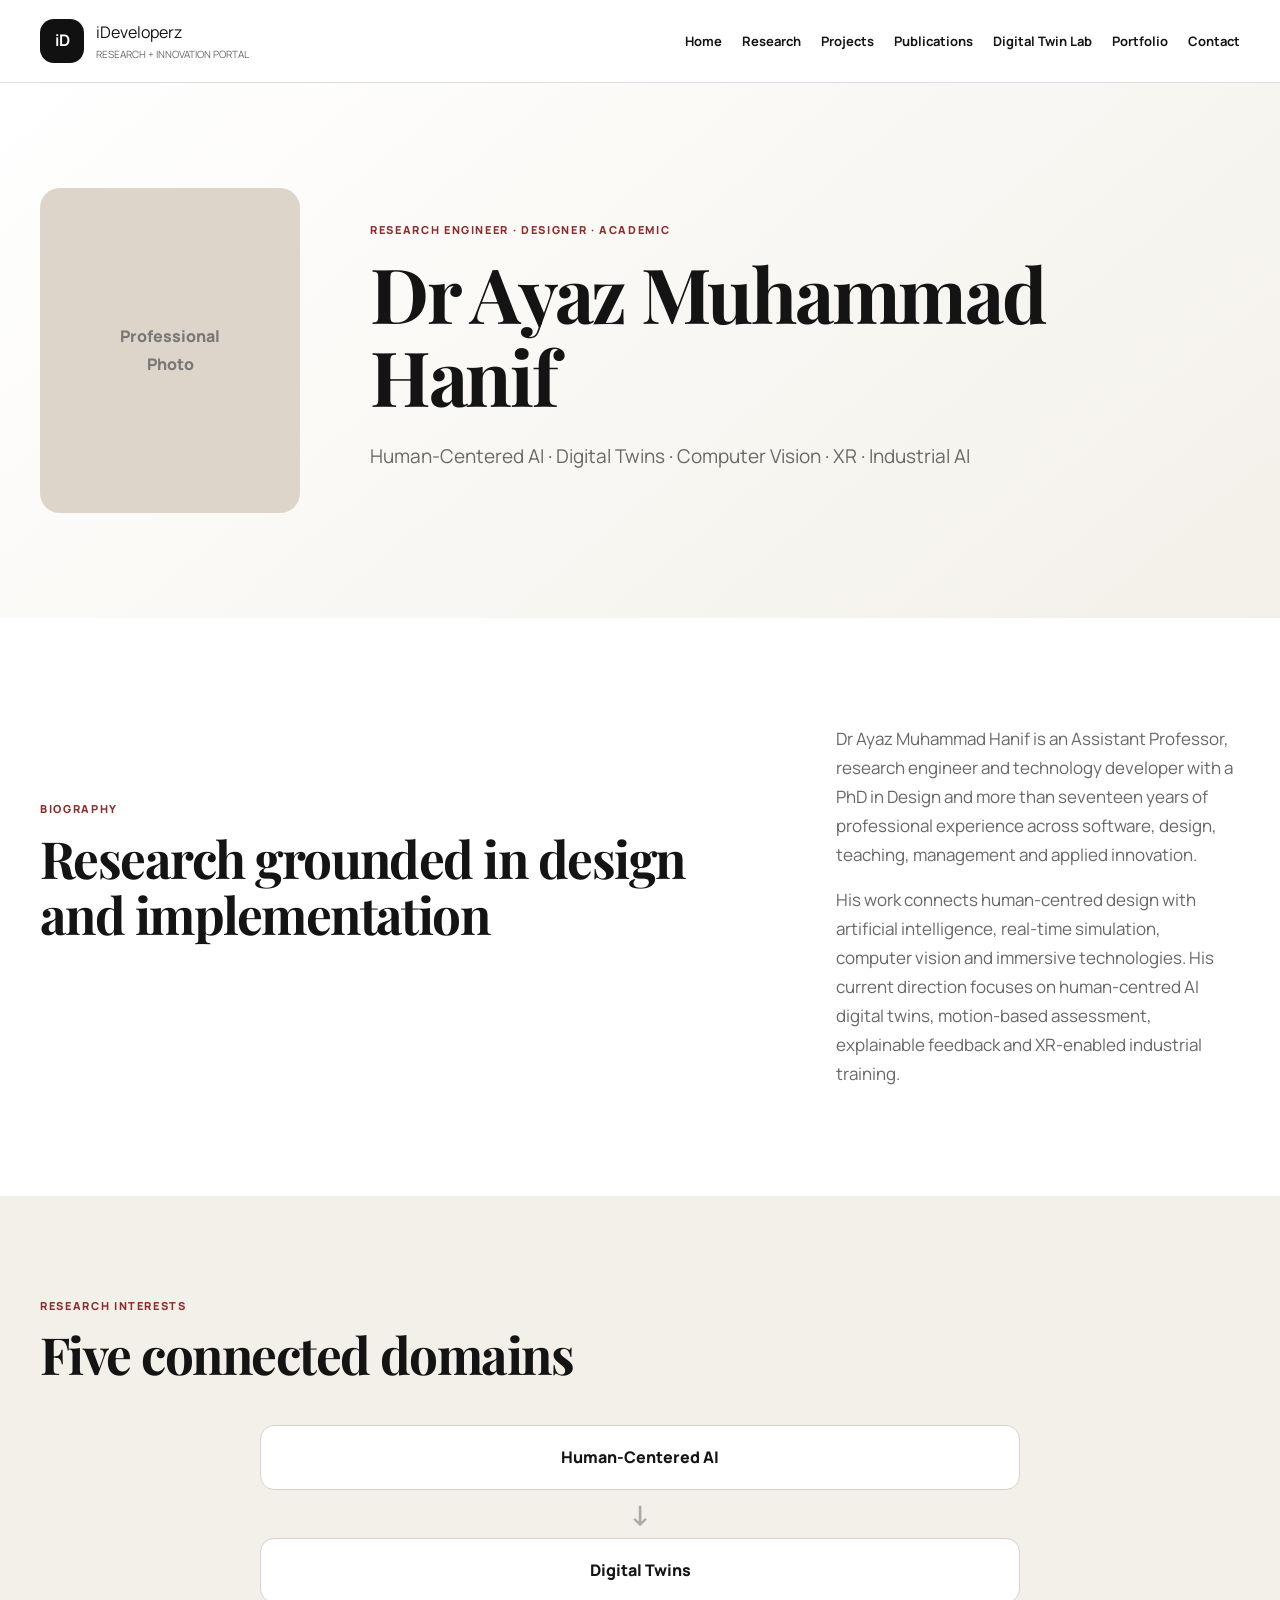
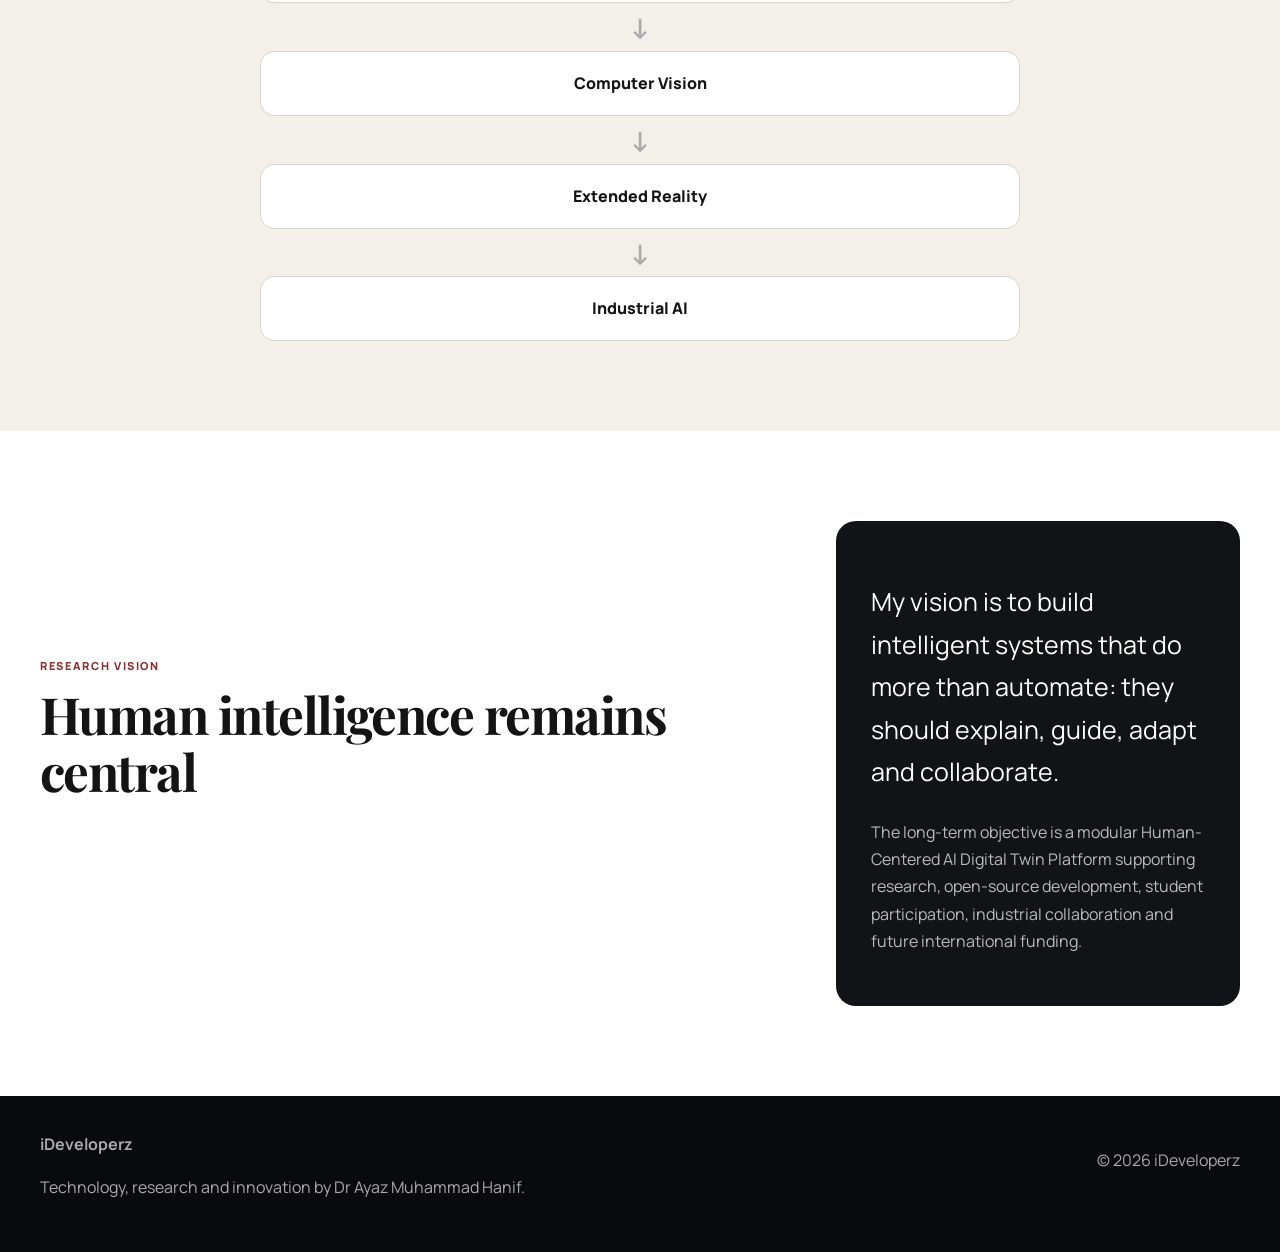
<file: research.html>
<!doctype html><html lang="en"><head><meta charset="utf-8"><meta name="viewport" content="width=device-width,initial-scale=1"><meta name="description" content="Research profile of Dr Ayaz Muhammad Hanif: human-centred AI, digital twins, computer vision, XR and industrial AI."><link rel="canonical" href="https://www.ideveloperz.com/research.html"><meta property="og:title" content="Research | iDeveloperz"><meta property="og:description" content="Research profile and interests of Dr Ayaz Muhammad Hanif."><meta property="og:type" content="profile"><meta property="og:url" content="https://www.ideveloperz.com/research.html"><title>Research | iDeveloperz</title><link rel="preconnect" href="https://fonts.googleapis.com"><link rel="preconnect" href="https://fonts.gstatic.com" crossorigin><link href="https://fonts.googleapis.com/css2?family=Manrope:wght@400;600;700;800&family=Playfair+Display:wght@600;700&display=swap" rel="stylesheet"><link rel="stylesheet" href="assets/css/style.css"></head><body>
<header><div class="wrap nav"><a class="brand" href="index.html"><b>iD</b><span>iDeveloperz<small>Research + Innovation Portal</small></span></a><button id="menu">Menu</button><nav>
<a href="index.html">Home</a><a href="research.html">Research</a><a href="projects.html">Projects</a><a href="publications.html">Publications</a><a href="digital-twin-lab.html">Digital Twin Lab</a><a href="portfolio.html">Portfolio</a><a href="contact.html">Contact</a>
</nav></div></header>
<main>
<section class="pagehero"><div class="wrap profile"><div class="photo">Professional<br>Photo</div><div><p class="eyebrow">Research Engineer · Designer · Academic</p><h1>Dr Ayaz Muhammad Hanif</h1><p class="lead">Human-Centered AI · Digital Twins · Computer Vision · XR · Industrial AI</p></div></div></section>
<section><div class="wrap split"><div class="heading"><p class="eyebrow">Biography</p><h2>Research grounded in design and implementation</h2></div><div class="prose"><p>Dr Ayaz Muhammad Hanif is an Assistant Professor, research engineer and technology developer with a PhD in Design and more than seventeen years of professional experience across software, design, teaching, management and applied innovation.</p><p>His work connects human-centred design with artificial intelligence, real-time simulation, computer vision and immersive technologies. His current direction focuses on human-centred AI digital twins, motion-based assessment, explainable feedback and XR-enabled industrial training.</p></div></div></section>
<section class="alt"><div class="wrap"><div class="heading"><p class="eyebrow">Research interests</p><h2>Five connected domains</h2></div><div class="flow"><div>Human-Centered AI</div><b>↓</b><div>Digital Twins</div><b>↓</b><div>Computer Vision</div><b>↓</b><div>Extended Reality</div><b>↓</b><div>Industrial AI</div></div></div></section>
<section><div class="wrap split"><div class="heading"><p class="eyebrow">Research vision</p><h2>Human intelligence remains central</h2></div><div class="vision"><p class="big">My vision is to build intelligent systems that do more than automate: they should explain, guide, adapt and collaborate.</p><p>The long-term objective is a modular Human-Centered AI Digital Twin Platform supporting research, open-source development, student participation, industrial collaboration and future international funding.</p></div></div></section>
</main>
<footer><div class="wrap foot"><div><b>iDeveloperz</b><p>Technology, research and innovation by Dr Ayaz Muhammad Hanif.</p></div><p>© <span id="year"></span> iDeveloperz</p></div></footer><script src="assets/js/script.js"></script>
<script type="application/ld+json">{"@context":"https://schema.org","@type":"Person","name":"Dr Ayaz Muhammad Hanif","jobTitle":"Assistant Professor and Research Engineer","url":"https://www.ideveloperz.com/research.html","sameAs":["https://github.com/Dr-AMH","https://scholar.google.com/citations?user=HZ_1qcAAAAJ"]}</script></body></html>
</file>
<file: assets/css/style.css>
:root{--ink:#141414;--muted:#686868;--paper:#f3f0e9;--line:#d8d3c8;--accent:#8b2d2d;--max:1200px}
*{box-sizing:border-box}body{margin:0;font-family:Manrope,Arial,sans-serif;color:var(--ink);line-height:1.7}a{color:inherit}.wrap{width:min(calc(100% - 40px),var(--max));margin:auto}header{position:sticky;top:0;z-index:20;background:#fffffff2;border-bottom:1px solid #ddd}.nav{min-height:82px;display:flex;align-items:center;justify-content:space-between;gap:20px}.brand{display:flex;align-items:center;gap:12px;text-decoration:none}.brand>b{width:44px;height:44px;display:grid;place-items:center;background:#111;color:#fff;border-radius:14px}.brand span{display:flex;flex-direction:column}.brand small{font-size:10px;text-transform:uppercase;color:var(--muted)}nav{display:flex;gap:20px}nav a{text-decoration:none;font-size:13px;font-weight:700}#menu{display:none}.hero,.pagehero,.labhero{padding:105px 0;background:linear-gradient(140deg,#fff,var(--paper))}.labhero,.darksec{background:#111316;color:#fff}.grid2,.split,.profile{display:grid;grid-template-columns:1.35fr .75fr;gap:70px;align-items:center}.profile{grid-template-columns:260px 1fr}h1,h2{font-family:"Playfair Display",serif;line-height:1.1;letter-spacing:-.03em}h1{font-size:clamp(44px,6vw,76px);margin:0 0 22px}h2{font-size:clamp(34px,4vw,52px);margin-top:0}.lead{font-size:19px;color:var(--muted)}.labhero .lead{color:#ccc}.eyebrow{font-size:11px;font-weight:800;letter-spacing:.15em;text-transform:uppercase;color:var(--accent)}.actions{display:flex;gap:12px;flex-wrap:wrap;margin-top:28px}.btn{display:inline-flex;padding:12px 20px;border:1px solid #111;border-radius:999px;text-decoration:none;font-weight:800}.btn.dark{background:#111;color:#fff}.darkcard,.vision{background:#111316;color:#fff;padding:35px;border-radius:20px}.darkcard p,.vision p{color:#bbb}.darkcard a{color:#fff;font-weight:800}section{padding:90px 0}.alt{background:var(--paper)}.heading{max-width:760px;margin-bottom:40px}.cards{display:grid;gap:18px}.cards article{border:1px solid var(--line);padding:26px;border-radius:18px;background:#fff}.cards span{color:var(--accent);font-weight:800}.two{grid-template-columns:repeat(2,1fr)}.three{grid-template-columns:repeat(3,1fr)}.four{grid-template-columns:repeat(4,1fr)}.five{grid-template-columns:repeat(5,1fr)}.photo{aspect-ratio:4/5;background:#ddd5c9;border-radius:20px;display:grid;place-items:center;text-align:center;font-weight:800;color:#777}.prose{font-size:17px;color:var(--muted)}.flow{max-width:760px;margin:auto;text-align:center}.flow div{background:#fff;border:1px solid var(--line);padding:18px;border-radius:14px;font-weight:800}.flow b{font-size:28px;color:#aaa}.big{font-size:25px!important;color:#fff!important}.shots{display:grid;grid-template-columns:repeat(5,1fr);gap:12px;margin:35px 0}.shots div,.gallery div{aspect-ratio:4/3;background:#d8d1c5;border-radius:14px;display:grid;place-items:center;color:#777;font-weight:800}.future{margin-top:35px;padding:28px;background:var(--paper);border-left:5px solid var(--accent)}.architecture{display:grid;gap:12px;max-width:900px;margin:auto}.architecture div{padding:20px;background:#fff;border:1px solid var(--line);border-radius:14px;font-weight:800}.architecture small{display:block;color:var(--muted);font-weight:400}.modules article{background:#1b1d20;border-color:#333;color:#fff}.objectives{font-size:17px}.objectives li{padding:10px}.timeline{display:grid;grid-template-columns:repeat(6,1fr);gap:12px}.timeline article{background:#fff;border-top:4px solid var(--accent);padding:18px}.timeline b{font-size:26px}.pubgroups{display:grid;gap:35px}.pubgroups article{border-bottom:1px solid var(--line);padding-bottom:30px}.placeholder{background:var(--paper);padding:22px;border-radius:14px;color:var(--muted)}.gallery{display:grid;grid-template-columns:repeat(3,1fr);gap:16px}.contactbox{background:var(--paper);padding:35px;border-radius:20px}.links{border-top:1px solid var(--line)}.links a,.link-placeholder{display:flex;justify-content:space-between;padding:20px 0;border-bottom:1px solid var(--line);text-decoration:none;font-weight:800}.links span,.link-placeholder span{color:var(--muted);font-weight:400}footer{background:#090a0b;color:#aaa;padding:35px 0}.foot{display:flex;justify-content:space-between}
@media(max-width:980px){.grid2,.split,.profile{grid-template-columns:1fr}.five,.four,.three,.timeline{grid-template-columns:repeat(2,1fr)}.shots{grid-template-columns:repeat(2,1fr)}}
@media(max-width:760px){#menu{display:block;background:#fff;border:1px solid var(--line);border-radius:999px;padding:9px 14px;font:inherit;font-weight:800}.nav nav{display:none;position:absolute;top:82px;left:0;right:0;background:#fff;padding:20px;flex-direction:column;box-shadow:0 10px 20px #0001}.nav nav.open{display:flex}.two,.three,.four,.five,.timeline,.shots,.gallery{grid-template-columns:1fr}section,.hero,.pagehero,.labhero{padding:65px 0}.foot{display:block}}
</file>
